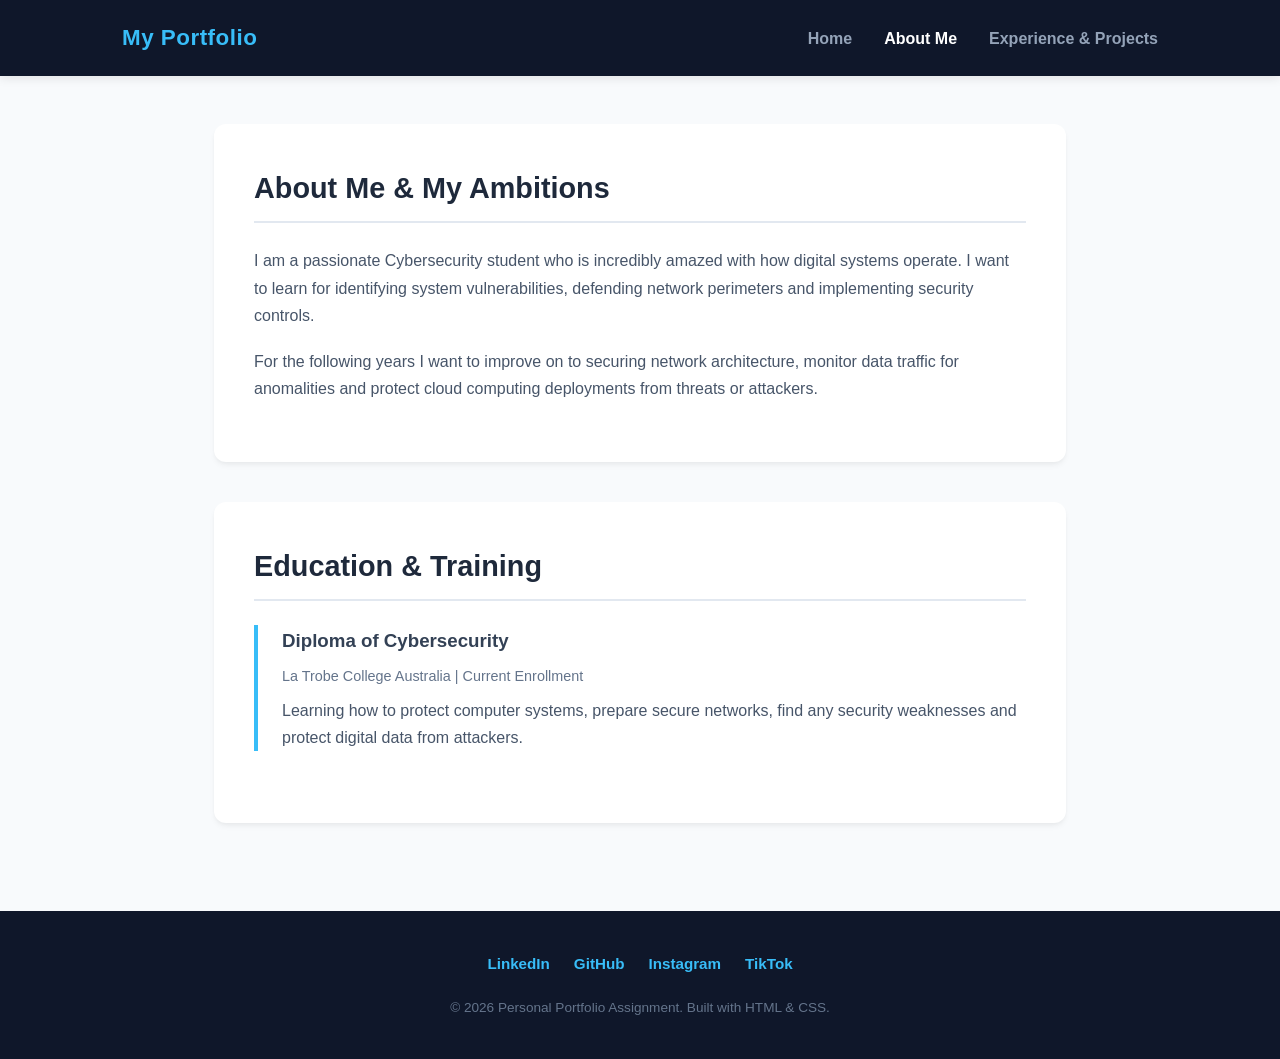
<file: about.html>
<!DOCTYPE html>
<html lang="en">
<head>
    <meta charset="UTF-8">
    <meta name="viewport" content="width=device-width, initial-scale=1.0">
    <title>About Me | My Digital Portfolio</title>
    <link rel="stylesheet" href="style.css">
</head>
<body>

    <header>
        <nav>
            <div class="logo">My Portfolio</div>
            <ul>
                <li><a href="index.html">Home</a></li>
                <li><a href="about.html" class="active">About Me</a></li>
                <li><a href="experience.html">Experience & Projects</a></li>
            </ul>
        </nav>
    </header>

    <main>
        <section>
            <h2>About Me & My Ambitions</h2>
            <p>I am a passionate Cybersecurity student who is incredibly amazed with how digital systems operate. I want to learn for identifying system vulnerabilities, defending network perimeters and implementing security controls.</p>
            <p>For the following years I want to improve on to securing network architecture, monitor data traffic for anomalities and protect cloud computing deployments from threats or attackers.</p>
        </section>

        <section>
            <h2>Education & Training</h2>
            <div class="card-item">
                <h3>Diploma of Cybersecurity</h3>
                <p class="item-meta">La Trobe College Australia | Current Enrollment</p>
                <p>Learning how to protect computer systems, prepare secure networks, find any security weaknesses and protect digital data from attackers.</p>
            </div>
        </section>
    </main>

    <footer>
        <div class="social-links">
            <a href="https://www.linkedin.com" target="_blank">LinkedIn</a>
            <a href="https://www.github.com" target="_blank">GitHub</a>
            <a href="https://www.instagram.com" target="_blank">Instagram</a>
            <a href="https://www.tiktok.com" target="_blank">TikTok</a>
        </div>
        <p>&copy; 2026 Personal Portfolio Assignment. Built with HTML & CSS.</p>
    </footer>

</body>
</html>
</file>
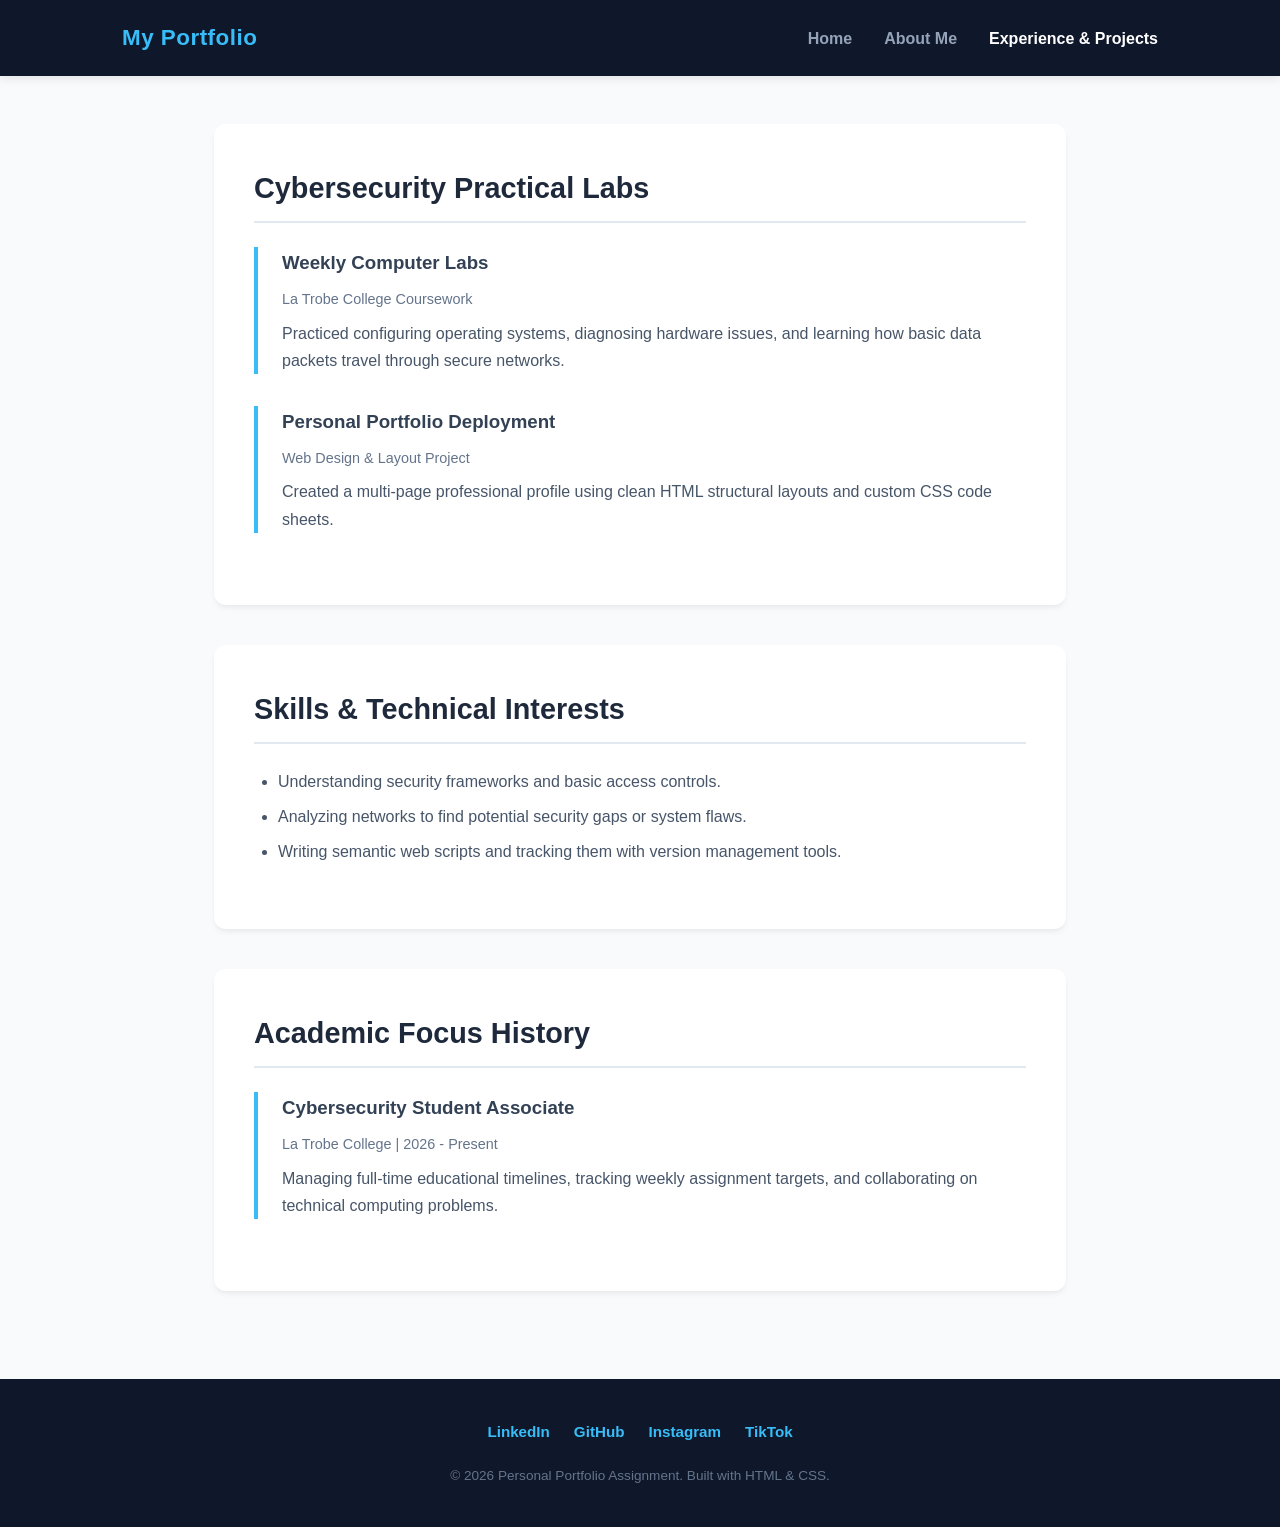
<file: experience.html>
<!DOCTYPE html>
<html lang="en">
<head>
    <meta charset="UTF-8">
    <meta name="viewport" content="width=device-width, initial-scale=1.0">
    <title>Experience | My Digital Portfolio</title>
    <link rel="stylesheet" href="style.css">
</head>
<body>

    <header>
        <nav>
            <div class="logo">My Portfolio</div>
            <ul>
                <li><a href="index.html">Home</a></li>
                <li><a href="about.html">About Me</a></li>
                <li><a href="experience.html" class="active">Experience & Projects</a></li>
            </ul>
        </nav>
    </header>

    <main>
        <section>
            <h2>Cybersecurity Practical Labs</h2>
            <div class="card-item">
                <h3>Weekly Computer Labs</h3>
                <p class="item-meta">La Trobe College Coursework</p>
                <p>Practiced configuring operating systems, diagnosing hardware issues, and learning how basic data packets travel through secure networks.</p>
            </div>
            <div class="card-item">
                <h3>Personal Portfolio Deployment</h3>
                <p class="item-meta">Web Design & Layout Project</p>
                <p>Created a multi-page professional profile using clean HTML structural layouts and custom CSS code sheets.</p>
            </div>
        </section>

        <section>
            <h2>Skills & Technical Interests</h2>
            <ul class="bullet-list">
                <li>Understanding security frameworks and basic access controls.</li>
                <li>Analyzing networks to find potential security gaps or system flaws.</li>
                <li>Writing semantic web scripts and tracking them with version management tools.</li>
            </ul>
        </section>

        <section>
            <h2>Academic Focus History</h2>
            <div class="card-item">
                <h3>Cybersecurity Student Associate</h3>
                <p class="item-meta">La Trobe College | 2026 - Present</p>
                <p>Managing full-time educational timelines, tracking weekly assignment targets, and collaborating on technical computing problems.</p>
            </div>
        </section>
    </main>

    <footer>
        <div class="social-links">
            <a href="https://www.linkedin.com" target="_blank">LinkedIn</a>
            <a href="https://www.github.com" target="_blank">GitHub</a>
            <a href="https://www.instagram.com" target="_blank">Instagram</a>
            <a href="https://www.tiktok.com" target="_blank">TikTok</a>
        </div>
        <p>&copy; 2026 Personal Portfolio Assignment. Built with HTML & CSS.</p>
    </footer>

</body>
</html>
</file>
<file: style.css>
* {
    margin: 0;
    padding: 0;
    box-sizing: border-box;
    font-family: 'Segoe UI', Tahoma, Geneva, Verdana, sans-serif;
}

body {
    background-color: #f8fafc;
    color: #1e293b;
    line-height: 1.7;
    display: flex;
    flex-direction: column;
    min-height: 100vh;
}

header {
    background-color: #0f172a;
    position: sticky;
    top: 0;
    z-index: 1000;
    box-shadow: 0 2px 10px rgba(0, 0, 0, 0.1);
}

nav {
    display: flex;
    justify-content: space-between;
    align-items: center;
    max-width: 1100px;
    margin: 0 auto;
    padding: 1.2rem 2rem;
}

.logo {
    color: #38bdf8;
    font-size: 1.4rem;
    font-weight: 700;
    letter-spacing: 0.5px;
}

nav ul {
    display: flex;
    list-style: none;
}

nav ul li {
    margin-left: 2rem;
}

nav ul li a {
    color: #94a3b8;
    text-decoration: none;
    font-weight: 600;
    font-size: 1rem;
    transition: color 0.3s ease;
}

nav ul li a:hover, nav ul li a.active {
    color: #ffffff;
}

main {
    max-width: 900px;
    width: 100%;
    margin: 3rem auto;
    padding: 0 1.5rem;
    flex: 1;
}

section {
    background: #ffffff;
    padding: 2.5rem;
    margin-bottom: 2.5rem;
    border-radius: 12px;
    box-shadow: 0 4px 6px -1px rgba(0, 0, 0, 0.05), 0 2px 4px -1px rgba(0, 0, 0, 0.03);
}

h1 {
    font-size: 2.5rem;
    color: #0f172a;
    margin-bottom: 1rem;
}

h2 {
    font-size: 1.8rem;
    color: #1e293b;
    margin-bottom: 1.5rem;
    border-bottom: 2px solid #e2e8f0;
    padding-bottom: 0.5rem;
}

h3 {
    color: #334155;
    margin-bottom: 0.5rem;
}

p {
    margin-bottom: 1.2rem;
    color: #475569;
}

.hero-content {
    text-align: center;
    padding: 2rem 0;
}

.profile-img {
    max-width: 180px;
    width: 100%;
    border-radius: 50%;
    border: 4px solid #38bdf8;
    margin: 1.5rem auto;
    display: block;
    box-shadow: 0 10px 15px -3px rgba(0, 0, 0, 0.1);
}

.card-item {
    border-left: 4px solid #38bdf8;
    padding-left: 1.5rem;
    margin-bottom: 2rem;
}

.item-meta {
    font-size: 0.9rem;
    color: #64748b;
    font-weight: 500;
    margin-bottom: 0.5rem;
}

ul.bullet-list {
    padding-left: 1.5rem;
    margin-bottom: 1.5rem;
}

ul.bullet-list li {
    margin-bottom: 0.5rem;
    color: #475569;
}

.contact-form {
    display: flex;
    flex-direction: column;
    gap: 1.2rem;
    max-width: 600px;
    margin: 0 auto;
}

.form-group {
    display: flex;
    flex-direction: column;
    gap: 0.4rem;
}

.form-group label {
    font-weight: 600;
    color: #334155;
    font-size: 0.95rem;
}

.form-group input, .form-group textarea {
    padding: 0.75rem;
    border: 1px solid #cbd5e1;
    border-radius: 6px;
    font-size: 1rem;
    color: #1e293b;
    outline: none;
    transition: border-color 0.3s, box-shadow 0.3s;
}

.form-group input:focus, .form-group textarea:focus {
    border-color: #38bdf8;
    box-shadow: 0 0 0 3px rgba(56, 189, 248, 0.15);
}

.submit-btn {
    background-color: #0f172a;
    color: #ffffff;
    padding: 0.75rem 1.5rem;
    border: none;
    border-radius: 6px;
    font-size: 1rem;
    font-weight: 600;
    cursor: pointer;
    transition: background-color 0.3s;
    align-self: flex-start;
}

.submit-btn:hover {
    background-color: #1e293b;
}

footer {
    background-color: #0f172a;
    color: #94a3b8;
    text-align: center;
    padding: 2.5rem 1.5rem;
    margin-top: auto;
}

.social-links {
    display: flex;
    justify-content: center;
    gap: 1.5rem;
    margin-bottom: 1.2rem;
}

.social-links a {
    color: #38bdf8;
    text-decoration: none;
    font-weight: 600;
    font-size: 0.95rem;
    transition: color 0.2s ease;
}

.social-links a:hover {
    color: #ffffff;
}

footer p {
    font-size: 0.85rem;
    color: #64748b;
    margin: 0;
}
</file>
